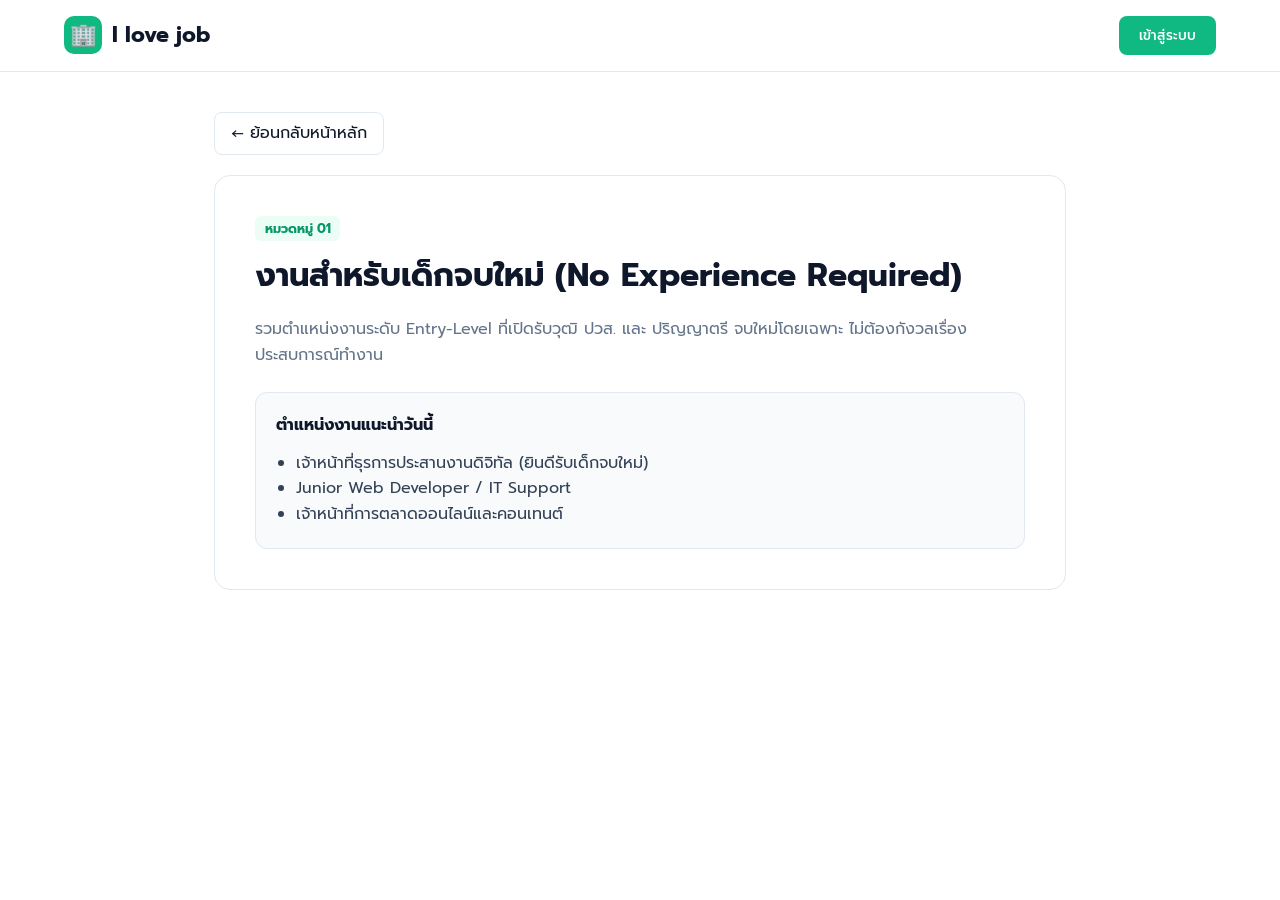
<file: option-1.html>
<!DOCTYPE html>
<html lang="th">
<head>
  <meta charset="UTF-8">
  <title>01: งานสำหรับเด็กจบใหม่ - I love job</title>
  <link rel="stylesheet" href="style.css">
</head>
<body>
  <div class="detail-container">
    <a href="index.html" class="btn-outline">← ย้อนกลับหน้าหลัก</a>
    <div class="detail-card">
      <span class="card-num">หมวดหมู่ 01</span>
      <h1 style="margin:0.5rem 0 1rem;">งานสำหรับเด็กจบใหม่ (No Experience Required)</h1>
      <p style="color:#64748b;margin-bottom:1.5rem;">รวมตำแหน่งงานระดับ Entry-Level ที่เปิดรับวุฒิ ปวส. และ ปริญญาตรี จบใหม่โดยเฉพาะ ไม่ต้องกังวลเรื่องประสบการณ์ทำงาน</p>
      <div style="background:#f8fafc;padding:1.25rem;border-radius:12px;border:1px solid #e2e8f0;">
        <h4>ตำแหน่งงานแนะนำวันนี้</h4>
        <ul style="margin:0.75rem 0 0 1.25rem;color:#334155;">
          <li>เจ้าหน้าที่ธุรการประสานงานดิจิทัล (ยินดีรับเด็กจบใหม่)</li>
          <li>Junior Web Developer / IT Support</li>
          <li>เจ้าหน้าที่การตลาดออนไลน์และคอนเทนต์</li>
        </ul>
      </div>
    </div>
  </div>
  <script src="app.js"></script>
</body>
</html>
</file>
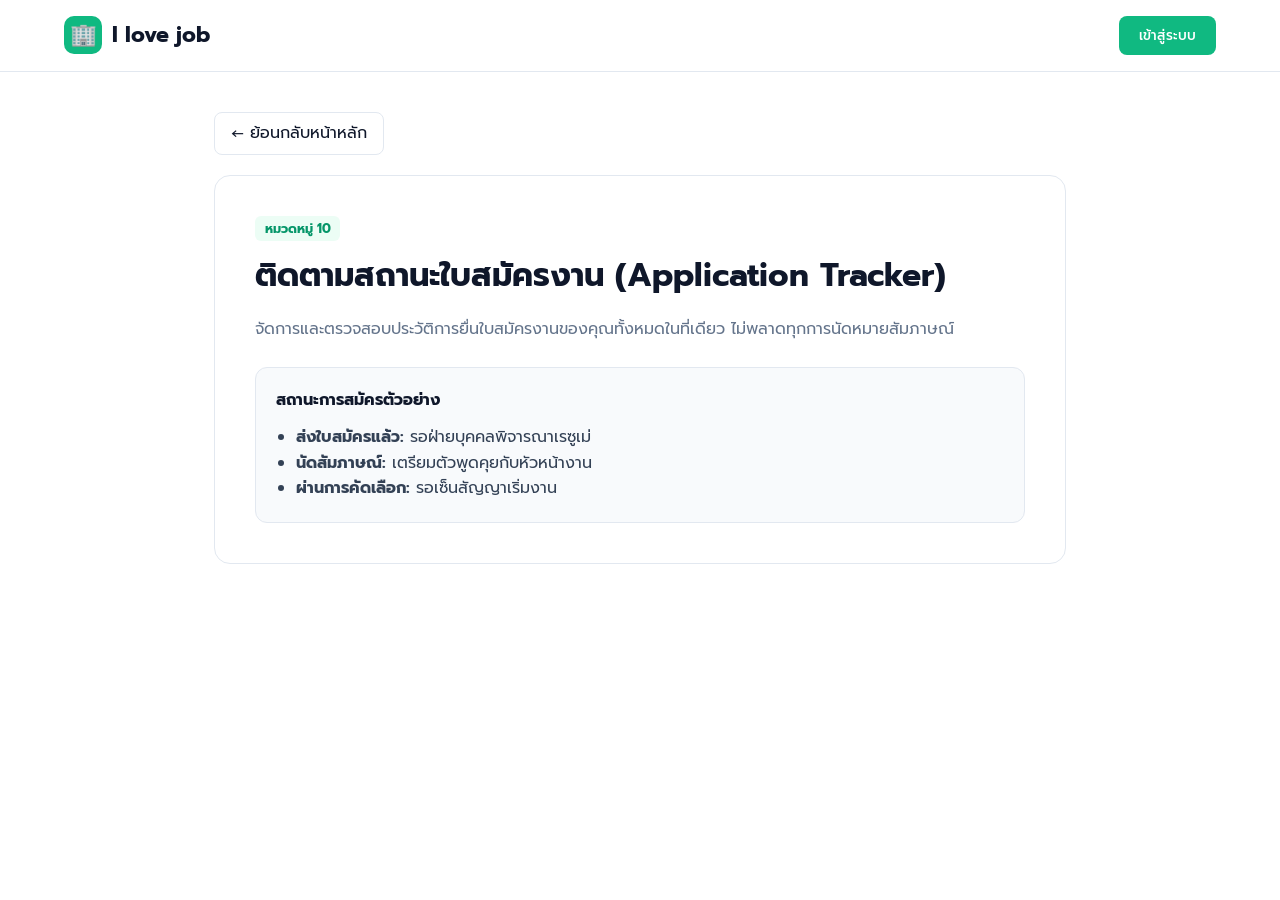
<file: option-10.html>
<!DOCTYPE html>
<html lang="th">
<head>
  <meta charset="UTF-8">
  <title>10: ติดตามสถานะใบสมัคร - I love job</title>
  <link rel="stylesheet" href="style.css">
</head>
<body>
  <div class="detail-container">
    <a href="index.html" class="btn-outline">← ย้อนกลับหน้าหลัก</a>
    <div class="detail-card">
      <span class="card-num">หมวดหมู่ 10</span>
      <h1 style="margin:0.5rem 0 1rem;">ติดตามสถานะใบสมัครงาน (Application Tracker)</h1>
      <p style="color:#64748b;margin-bottom:1.5rem;">จัดการและตรวจสอบประวัติการยื่นใบสมัครงานของคุณทั้งหมดในที่เดียว ไม่พลาดทุกการนัดหมายสัมภาษณ์</p>
      <div style="background:#f8fafc;padding:1.25rem;border-radius:12px;border:1px solid #e2e8f0;">
        <h4>สถานะการสมัครตัวอย่าง</h4>
        <ul style="margin:0.75rem 0 0 1.25rem;color:#334155;">
          <li><strong>ส่งใบสมัครแล้ว:</strong> รอฝ่ายบุคคลพิจารณาเรซูเม่</li>
          <li><strong>นัดสัมภาษณ์:</strong> เตรียมตัวพูดคุยกับหัวหน้างาน</li>
          <li><strong>ผ่านการคัดเลือก:</strong> รอเซ็นสัญญาเริ่มงาน</li>
        </ul>
      </div>
    </div>
  </div>
  <script src="app.js"></script>
</body>
</html>
</file>
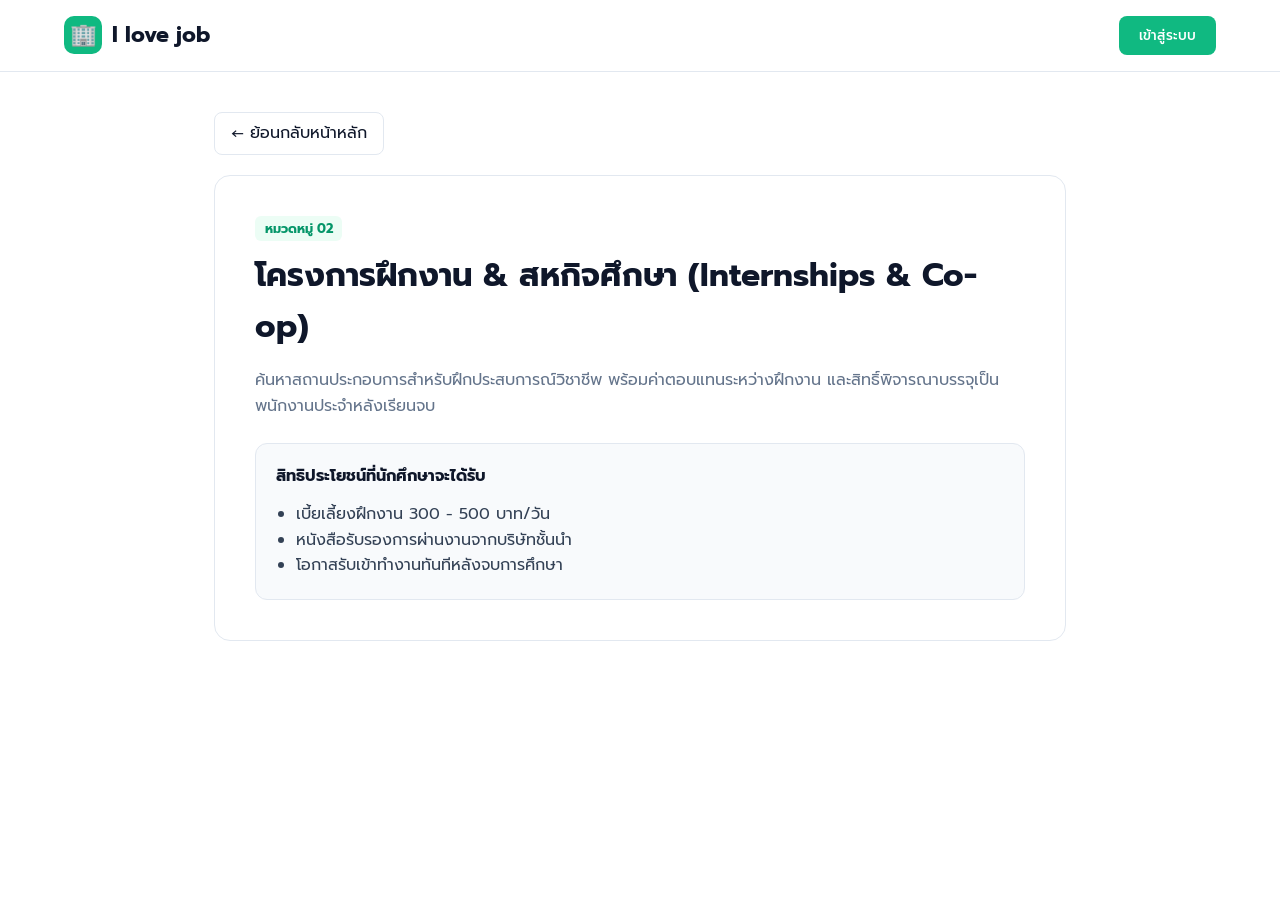
<file: option-2.html>
<!DOCTYPE html>
<html lang="th">
<head>
  <meta charset="UTF-8">
  <title>02: โครงการฝึกงาน & Co-op - I love job</title>
  <link rel="stylesheet" href="style.css">
</head>
<body>
  <div class="detail-container">
    <a href="index.html" class="btn-outline">← ย้อนกลับหน้าหลัก</a>
    <div class="detail-card">
      <span class="card-num">หมวดหมู่ 02</span>
      <h1 style="margin:0.5rem 0 1rem;">โครงการฝึกงาน & สหกิจศึกษา (Internships & Co-op)</h1>
      <p style="color:#64748b;margin-bottom:1.5rem;">ค้นหาสถานประกอบการสำหรับฝึกประสบการณ์วิชาชีพ พร้อมค่าตอบแทนระหว่างฝึกงาน และสิทธิ์พิจารณาบรรจุเป็นพนักงานประจำหลังเรียนจบ</p>
      <div style="background:#f8fafc;padding:1.25rem;border-radius:12px;border:1px solid #e2e8f0;">
        <h4>สิทธิประโยชน์ที่นักศึกษาจะได้รับ</h4>
        <ul style="margin:0.75rem 0 0 1.25rem;color:#334155;">
          <li>เบี้ยเลี้ยงฝึกงาน 300 - 500 บาท/วัน</li>
          <li>หนังสือรับรองการผ่านงานจากบริษัทชั้นนำ</li>
          <li>โอกาสรับเข้าทำงานทันทีหลังจบการศึกษา</li>
        </ul>
      </div>
    </div>
  </div>
  <script src="app.js"></script>
</body>
</html>
</file>
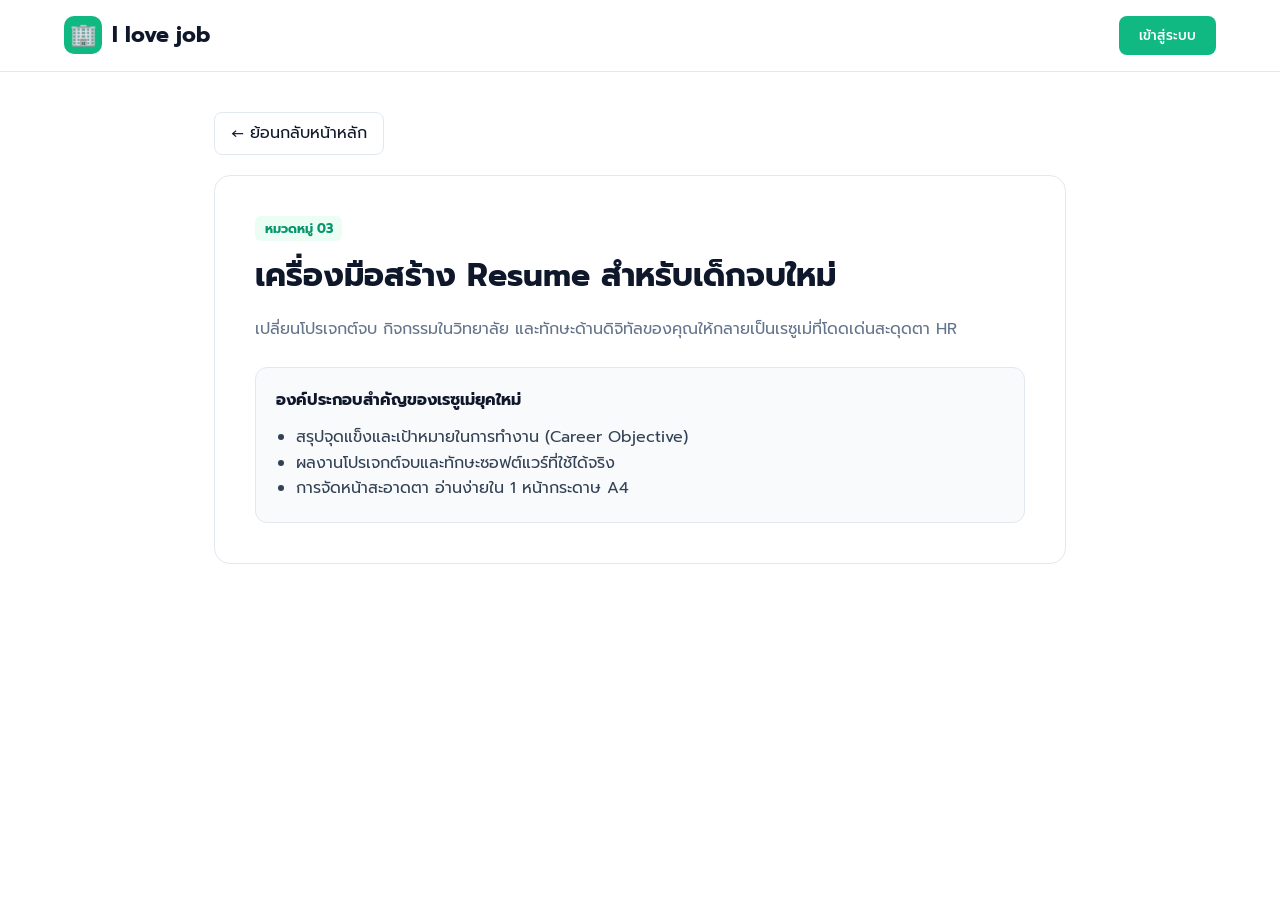
<file: option-3.html>
<!DOCTYPE html>
<html lang="th">
<head>
  <meta charset="UTF-8">
  <title>03: เครื่องมือสร้าง Resume - I love job</title>
  <link rel="stylesheet" href="style.css">
</head>
<body>
  <div class="detail-container">
    <a href="index.html" class="btn-outline">← ย้อนกลับหน้าหลัก</a>
    <div class="detail-card">
      <span class="card-num">หมวดหมู่ 03</span>
      <h1 style="margin:0.5rem 0 1rem;">เครื่องมือสร้าง Resume สำหรับเด็กจบใหม่</h1>
      <p style="color:#64748b;margin-bottom:1.5rem;">เปลี่ยนโปรเจกต์จบ กิจกรรมในวิทยาลัย และทักษะด้านดิจิทัลของคุณให้กลายเป็นเรซูเม่ที่โดดเด่นสะดุดตา HR</p>
      <div style="background:#f8fafc;padding:1.25rem;border-radius:12px;border:1px solid #e2e8f0;">
        <h4>องค์ประกอบสำคัญของเรซูเม่ยุคใหม่</h4>
        <ul style="margin:0.75rem 0 0 1.25rem;color:#334155;">
          <li>สรุปจุดแข็งและเป้าหมายในการทำงาน (Career Objective)</li>
          <li>ผลงานโปรเจกต์จบและทักษะซอฟต์แวร์ที่ใช้ได้จริง</li>
          <li>การจัดหน้าสะอาดตา อ่านง่ายใน 1 หน้ากระดาษ A4</li>
        </ul>
      </div>
    </div>
  </div>
  <script src="app.js"></script>
</body>
</html>
</file>
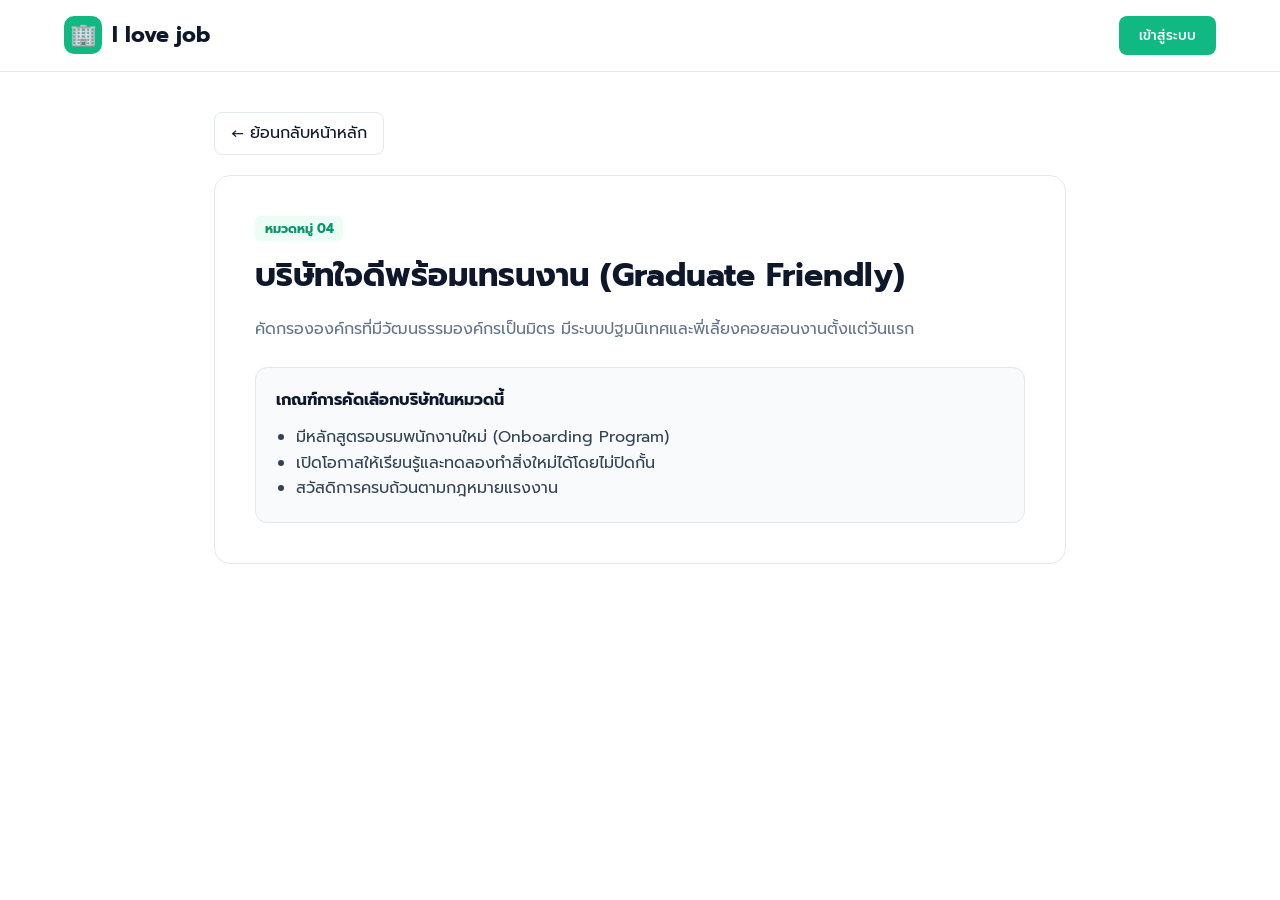
<file: option-4.html>
<!DOCTYPE html>
<html lang="th">
<head>
  <meta charset="UTF-8">
  <title>04: บริษัทใจดีพร้อมเทรนงาน - I love job</title>
  <link rel="stylesheet" href="style.css">
</head>
<body>
  <div class="detail-container">
    <a href="index.html" class="btn-outline">← ย้อนกลับหน้าหลัก</a>
    <div class="detail-card">
      <span class="card-num">หมวดหมู่ 04</span>
      <h1 style="margin:0.5rem 0 1rem;">บริษัทใจดีพร้อมเทรนงาน (Graduate Friendly)</h1>
      <p style="color:#64748b;margin-bottom:1.5rem;">คัดกรององค์กรที่มีวัฒนธรรมองค์กรเป็นมิตร มีระบบปฐมนิเทศและพี่เลี้ยงคอยสอนงานตั้งแต่วันแรก</p>
      <div style="background:#f8fafc;padding:1.25rem;border-radius:12px;border:1px solid #e2e8f0;">
        <h4>เกณฑ์การคัดเลือกบริษัทในหมวดนี้</h4>
        <ul style="margin:0.75rem 0 0 1.25rem;color:#334155;">
          <li>มีหลักสูตรอบรมพนักงานใหม่ (Onboarding Program)</li>
          <li>เปิดโอกาสให้เรียนรู้และทดลองทำสิ่งใหม่ได้โดยไม่ปิดกั้น</li>
          <li>สวัสดิการครบถ้วนตามกฎหมายแรงงาน</li>
        </ul>
      </div>
    </div>
  </div>
  <script src="app.js"></script>
</body>
</html>
</file>
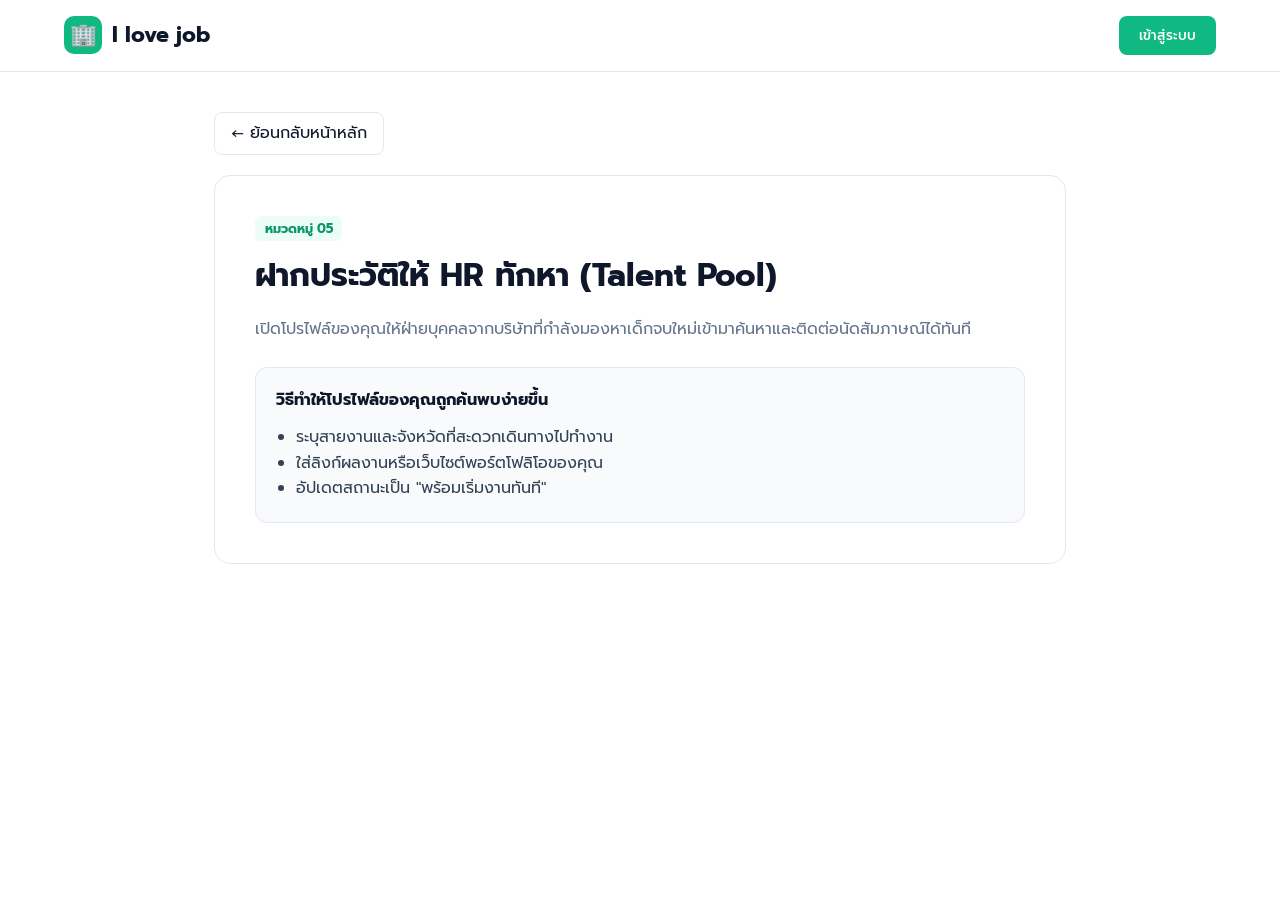
<file: option-5.html>
<!DOCTYPE html>
<html lang="th">
<head>
  <meta charset="UTF-8">
  <title>05: ฝากประวัติให้ HR ทักหา - I love job</title>
  <link rel="stylesheet" href="style.css">
</head>
<body>
  <div class="detail-container">
    <a href="index.html" class="btn-outline">← ย้อนกลับหน้าหลัก</a>
    <div class="detail-card">
      <span class="card-num">หมวดหมู่ 05</span>
      <h1 style="margin:0.5rem 0 1rem;">ฝากประวัติให้ HR ทักหา (Talent Pool)</h1>
      <p style="color:#64748b;margin-bottom:1.5rem;">เปิดโปรไฟล์ของคุณให้ฝ่ายบุคคลจากบริษัทที่กำลังมองหาเด็กจบใหม่เข้ามาค้นหาและติดต่อนัดสัมภาษณ์ได้ทันที</p>
      <div style="background:#f8fafc;padding:1.25rem;border-radius:12px;border:1px solid #e2e8f0;">
        <h4>วิธีทำให้โปรไฟล์ของคุณถูกค้นพบง่ายขึ้น</h4>
        <ul style="margin:0.75rem 0 0 1.25rem;color:#334155;">
          <li>ระบุสายงานและจังหวัดที่สะดวกเดินทางไปทำงาน</li>
          <li>ใส่ลิงก์ผลงานหรือเว็บไซต์พอร์ตโฟลิโอของคุณ</li>
          <li>อัปเดตสถานะเป็น "พร้อมเริ่มงานทันที"</li>
        </ul>
      </div>
    </div>
  </div>
  <script src="app.js"></script>
</body>
</html>
</file>
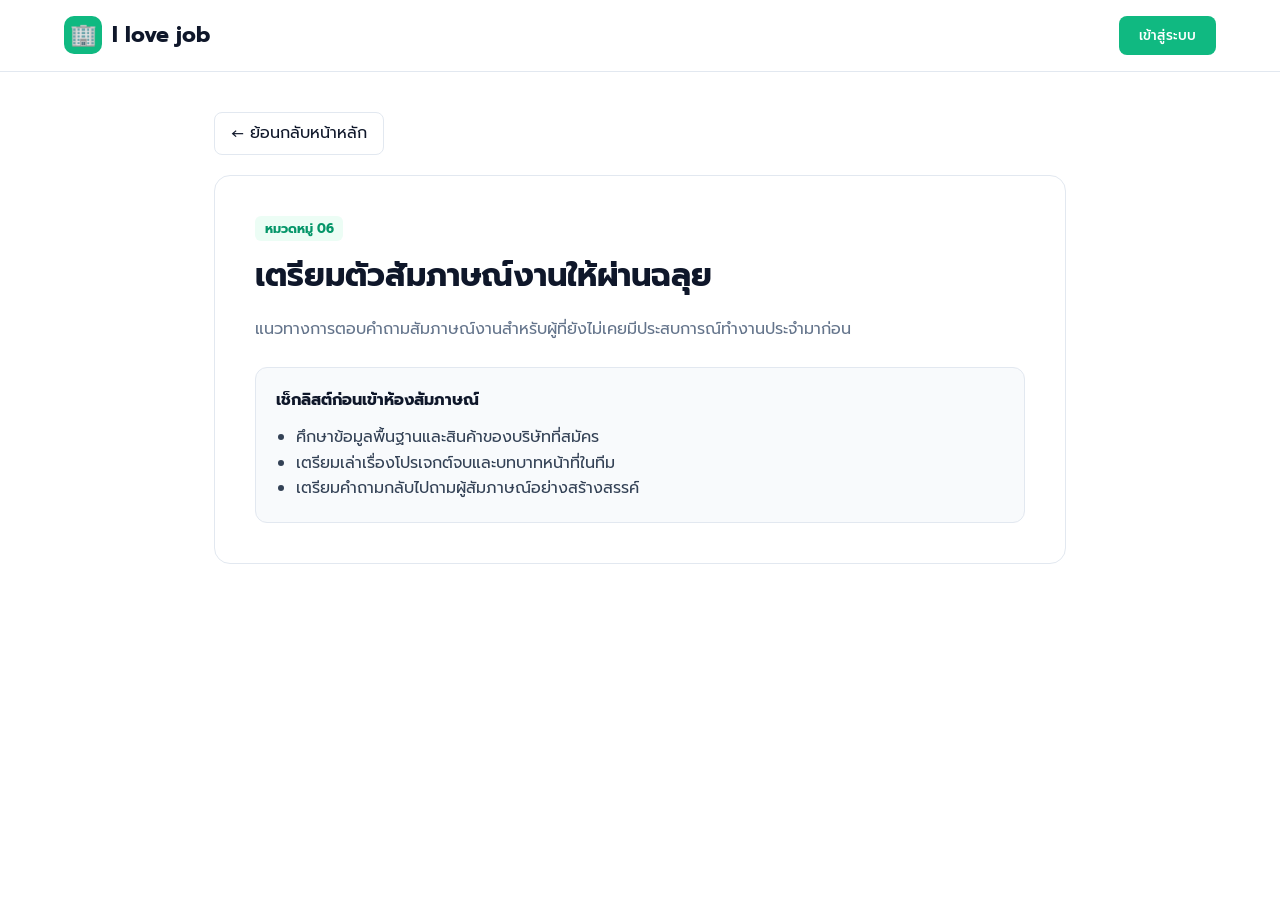
<file: option-6.html>
<!DOCTYPE html>
<html lang="th">
<head>
  <meta charset="UTF-8">
  <title>06: เตรียมตัวสัมภาษณ์งาน - I love job</title>
  <link rel="stylesheet" href="style.css">
</head>
<body>
  <div class="detail-container">
    <a href="index.html" class="btn-outline">← ย้อนกลับหน้าหลัก</a>
    <div class="detail-card">
      <span class="card-num">หมวดหมู่ 06</span>
      <h1 style="margin:0.5rem 0 1rem;">เตรียมตัวสัมภาษณ์งานให้ผ่านฉลุย</h1>
      <p style="color:#64748b;margin-bottom:1.5rem;">แนวทางการตอบคำถามสัมภาษณ์งานสำหรับผู้ที่ยังไม่เคยมีประสบการณ์ทำงานประจำมาก่อน</p>
      <div style="background:#f8fafc;padding:1.25rem;border-radius:12px;border:1px solid #e2e8f0;">
        <h4>เช็กลิสต์ก่อนเข้าห้องสัมภาษณ์</h4>
        <ul style="margin:0.75rem 0 0 1.25rem;color:#334155;">
          <li>ศึกษาข้อมูลพื้นฐานและสินค้าของบริษัทที่สมัคร</li>
          <li>เตรียมเล่าเรื่องโปรเจกต์จบและบทบาทหน้าที่ในทีม</li>
          <li>เตรียมคำถามกลับไปถามผู้สัมภาษณ์อย่างสร้างสรรค์</li>
        </ul>
      </div>
    </div>
  </div>
  <script src="app.js"></script>
</body>
</html>
</file>
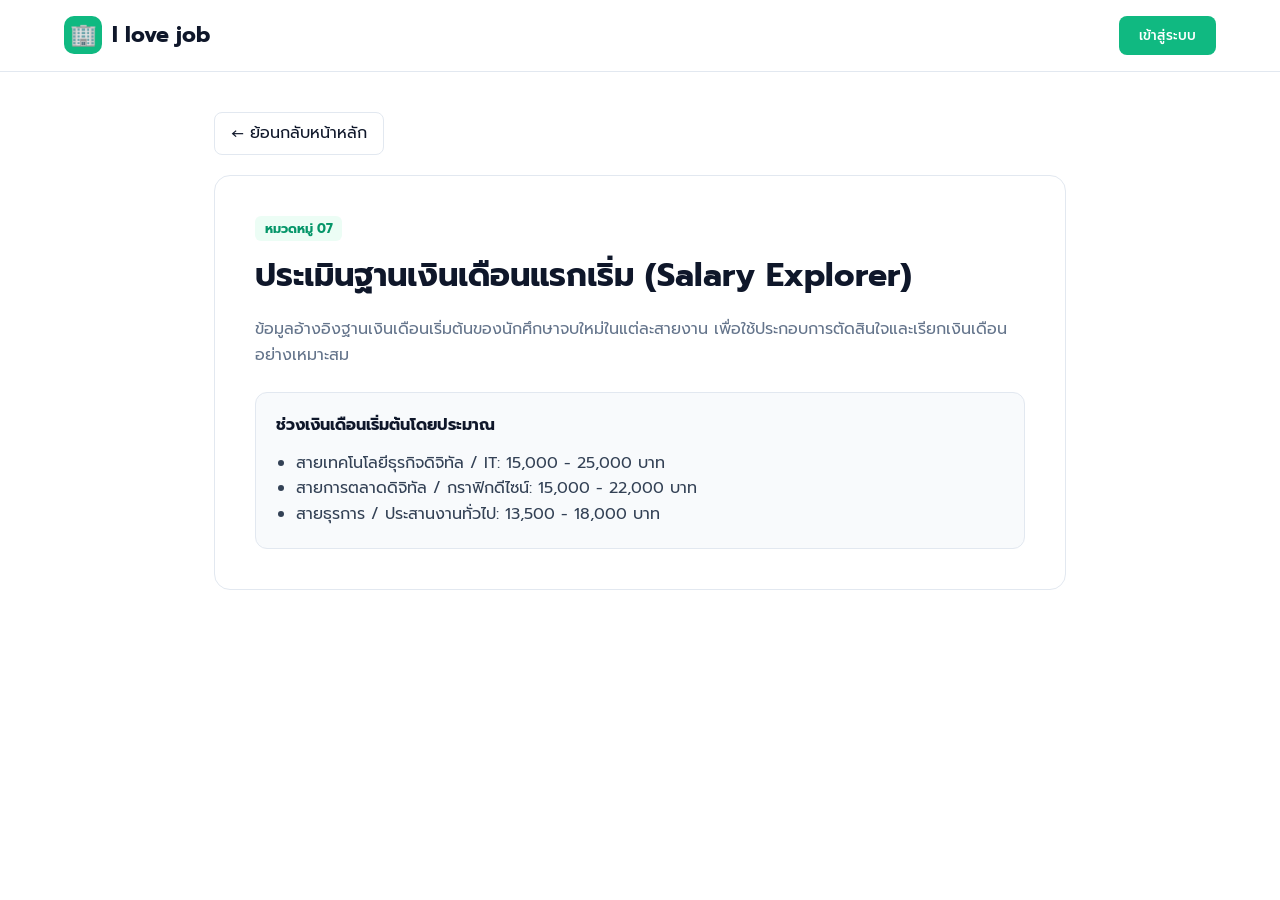
<file: option-7.html>
<!DOCTYPE html>
<html lang="th">
<head>
  <meta charset="UTF-8">
  <title>07: ประเมินเงินเดือนแรกเริ่ม - I love job</title>
  <link rel="stylesheet" href="style.css">
</head>
<body>
  <div class="detail-container">
    <a href="index.html" class="btn-outline">← ย้อนกลับหน้าหลัก</a>
    <div class="detail-card">
      <span class="card-num">หมวดหมู่ 07</span>
      <h1 style="margin:0.5rem 0 1rem;">ประเมินฐานเงินเดือนแรกเริ่ม (Salary Explorer)</h1>
      <p style="color:#64748b;margin-bottom:1.5rem;">ข้อมูลอ้างอิงฐานเงินเดือนเริ่มต้นของนักศึกษาจบใหม่ในแต่ละสายงาน เพื่อใช้ประกอบการตัดสินใจและเรียกเงินเดือนอย่างเหมาะสม</p>
      <div style="background:#f8fafc;padding:1.25rem;border-radius:12px;border:1px solid #e2e8f0;">
        <h4>ช่วงเงินเดือนเริ่มต้นโดยประมาณ</h4>
        <ul style="margin:0.75rem 0 0 1.25rem;color:#334155;">
          <li>สายเทคโนโลยีธุรกิจดิจิทัล / IT: 15,000 - 25,000 บาท</li>
          <li>สายการตลาดดิจิทัล / กราฟิกดีไซน์: 15,000 - 22,000 บาท</li>
          <li>สายธุรการ / ประสานงานทั่วไป: 13,500 - 18,000 บาท</li>
        </ul>
      </div>
    </div>
  </div>
  <script src="app.js"></script>
</body>
</html>
</file>
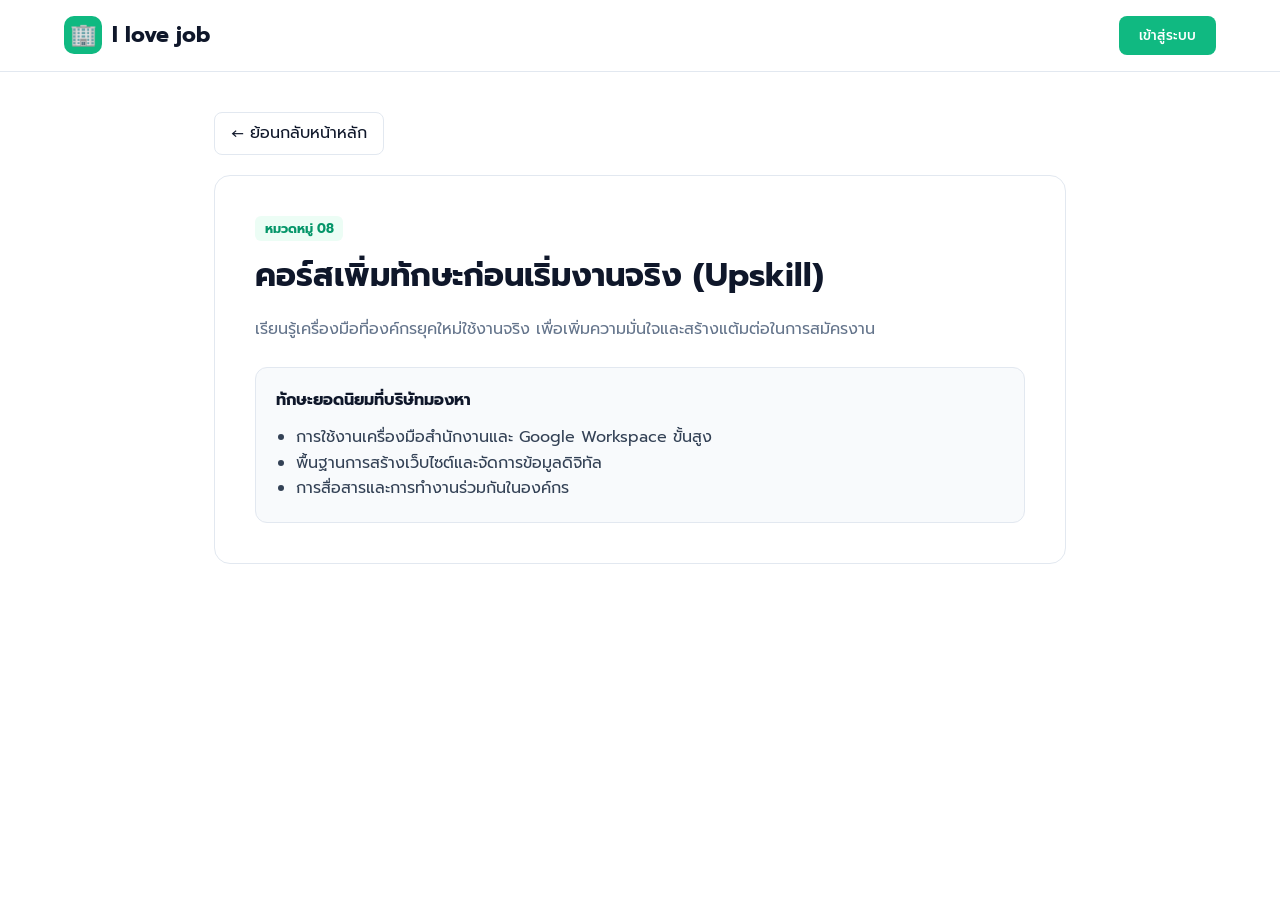
<file: option-8.html>
<!DOCTYPE html>
<html lang="th">
<head>
  <meta charset="UTF-8">
  <title>08: คอร์สเพิ่มทักษะทำงาน - I love job</title>
  <link rel="stylesheet" href="style.css">
</head>
<body>
  <div class="detail-container">
    <a href="index.html" class="btn-outline">← ย้อนกลับหน้าหลัก</a>
    <div class="detail-card">
      <span class="card-num">หมวดหมู่ 08</span>
      <h1 style="margin:0.5rem 0 1rem;">คอร์สเพิ่มทักษะก่อนเริ่มงานจริง (Upskill)</h1>
      <p style="color:#64748b;margin-bottom:1.5rem;">เรียนรู้เครื่องมือที่องค์กรยุคใหม่ใช้งานจริง เพื่อเพิ่มความมั่นใจและสร้างแต้มต่อในการสมัครงาน</p>
      <div style="background:#f8fafc;padding:1.25rem;border-radius:12px;border:1px solid #e2e8f0;">
        <h4>ทักษะยอดนิยมที่บริษัทมองหา</h4>
        <ul style="margin:0.75rem 0 0 1.25rem;color:#334155;">
          <li>การใช้งานเครื่องมือสำนักงานและ Google Workspace ขั้นสูง</li>
          <li>พื้นฐานการสร้างเว็บไซต์และจัดการข้อมูลดิจิทัล</li>
          <li>การสื่อสารและการทำงานร่วมกันในองค์กร</li>
        </ul>
      </div>
    </div>
  </div>
  <script src="app.js"></script>
</body>
</html>
</file>
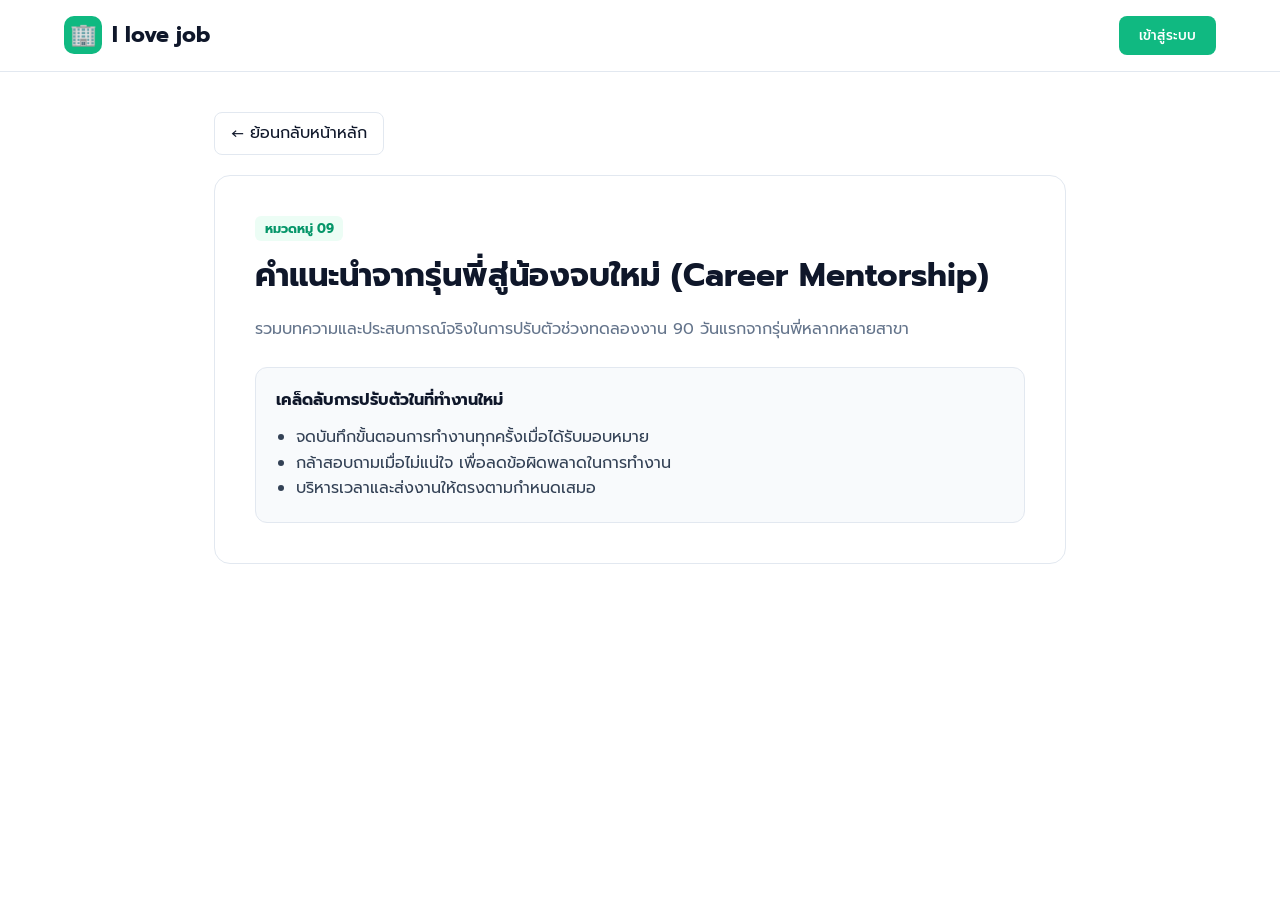
<file: option-9.html>
<!DOCTYPE html>
<html lang="th">
<head>
  <meta charset="UTF-8">
  <title>09: คำแนะนำจากรุ่นพี่ - I love job</title>
  <link rel="stylesheet" href="style.css">
</head>
<body>
  <div class="detail-container">
    <a href="index.html" class="btn-outline">← ย้อนกลับหน้าหลัก</a>
    <div class="detail-card">
      <span class="card-num">หมวดหมู่ 09</span>
      <h1 style="margin:0.5rem 0 1rem;">คำแนะนำจากรุ่นพี่สู่น้องจบใหม่ (Career Mentorship)</h1>
      <p style="color:#64748b;margin-bottom:1.5rem;">รวมบทความและประสบการณ์จริงในการปรับตัวช่วงทดลองงาน 90 วันแรกจากรุ่นพี่หลากหลายสาขา</p>
      <div style="background:#f8fafc;padding:1.25rem;border-radius:12px;border:1px solid #e2e8f0;">
        <h4>เคล็ดลับการปรับตัวในที่ทำงานใหม่</h4>
        <ul style="margin:0.75rem 0 0 1.25rem;color:#334155;">
          <li>จดบันทึกขั้นตอนการทำงานทุกครั้งเมื่อได้รับมอบหมาย</li>
          <li>กล้าสอบถามเมื่อไม่แน่ใจ เพื่อลดข้อผิดพลาดในการทำงาน</li>
          <li>บริหารเวลาและส่งงานให้ตรงตามกำหนดเสมอ</li>
        </ul>
      </div>
    </div>
  </div>
  <script src="app.js"></script>
</body>
</html>
</file>
<file: style.css>
@import url('https://fonts.googleapis.com/css2?family=Prompt:wght@300;400;500;600;700&display=swap');

:root {
  --bg-primary: #ffffff;
  --bg-secondary: #f8fafc;
  --text-main: #0f172a;
  --text-muted: #64748b;
  --emerald-primary: #10b981;
  --emerald-dark: #059669;
  --emerald-light: #ecfdf5;
  --border-color: #e2e8f0;
}

* {
  box-sizing: border-box;
  margin: 0;
  padding: 0;
  font-family: 'Prompt', sans-serif;
}

body {
  background-color: var(--bg-primary);
  color: var(--text-main);
  line-height: 1.6;
}

/* Navbar */
.navbar {
  background: rgba(255, 255, 255, 0.95);
  backdrop-filter: blur(8px);
  border-bottom: 1px solid var(--border-color);
  position: sticky;
  top: 0;
  z-index: 100;
}

.nav-container {
  max-width: 1200px;
  margin: 0 auto;
  padding: 1rem 1.5rem;
  display: flex;
  justify-content: space-between;
  align-items: center;
}

.logo {
  display: flex;
  align-items: center;
  gap: 0.6rem;
  text-decoration: none;
  color: var(--text-main);
  font-weight: 700;
  font-size: 1.35rem;
}

.logo-icon {
  background: var(--emerald-primary);
  color: #ffffff;
  width: 38px;
  height: 38px;
  border-radius: 10px;
  display: flex;
  align-items: center;
  justify-content: center;
}

/* Buttons */
.btn-emerald {
  background-color: var(--emerald-primary);
  color: #ffffff;
  border: none;
  padding: 0.55rem 1.25rem;
  border-radius: 8px;
  font-weight: 500;
  cursor: pointer;
  transition: 0.2s;
  text-decoration: none;
  display: inline-flex;
  align-items: center;
  gap: 0.4rem;
}

.btn-emerald:hover {
  background-color: var(--emerald-dark);
}

.btn-outline {
  background: #ffffff;
  color: var(--text-main);
  border: 1px solid var(--border-color);
  padding: 0.5rem 1rem;
  border-radius: 8px;
  cursor: pointer;
  text-decoration: none;
  display: inline-flex;
  align-items: center;
  gap: 0.4rem;
  transition: 0.2s;
}

.btn-outline:hover {
  border-color: var(--emerald-primary);
  color: var(--emerald-dark);
}

/* Hero Slider */
.hero {
  max-width: 1200px;
  margin: 2rem auto;
  padding: 0 1.5rem;
  display: grid;
  grid-template-columns: 1fr 1.15fr;
  gap: 2.5rem;
  align-items: center;
}

.badge {
  display: inline-block;
  background: var(--emerald-light);
  color: var(--emerald-dark);
  padding: 0.3rem 0.85rem;
  border-radius: 999px;
  font-size: 0.85rem;
  font-weight: 600;
  margin-bottom: 1rem;
}

.hero h1 {
  font-size: 2.4rem;
  line-height: 1.25;
  margin-bottom: 1rem;
}

.hero h1 span {
  color: var(--emerald-primary);
}

.slider-wrapper {
  position: relative;
  border-radius: 16px;
  overflow: hidden;
  box-shadow: 0 12px 30px rgba(0, 0, 0, 0.08);
  aspect-ratio: 16 / 10;
}

.slides {
  display: flex;
  height: 100%;
  transition: transform 0.5s ease-in-out;
}

.slide {
  min-width: 100%;
  height: 100%;
  position: relative;
}

.slide img {
  width: 100%;
  height: 100%;
  object-fit: cover;
}

.slide-caption {
  position: absolute;
  bottom: 0;
  left: 0;
  right: 0;
  background: linear-gradient(transparent, rgba(15, 23, 42, 0.85));
  color: #ffffff;
  padding: 1.5rem 1.25rem 1rem;
  font-size: 0.95rem;
}

.slider-btn {
  position: absolute;
  top: 50%;
  transform: translateY(-50%);
  background: rgba(255, 255, 255, 0.85);
  border: none;
  width: 38px;
  height: 38px;
  border-radius: 50%;
  cursor: pointer;
  font-weight: bold;
  color: var(--text-main);
  z-index: 10;
}

.slider-btn.prev { left: 12px; }
.slider-btn.next { right: 12px; }

/* 10 Options Carousel */
.options-section {
  background: var(--bg-secondary);
  padding: 3.5rem 1.5rem;
  margin-top: 3rem;
}

.options-container {
  max-width: 1200px;
  margin: 0 auto;
  position: relative;
}

.carousel-controls {
  display: flex;
  justify-content: space-between;
  align-items: center;
  margin-bottom: 1.5rem;
}

.cards-track {
  display: flex;
  gap: 1.25rem;
  overflow-x: auto;
  scroll-behavior: smooth;
  padding: 0.5rem 0.25rem 1.25rem;
  scrollbar-width: none;
}

.cards-track::-webkit-scrollbar {
  display: none;
}

.option-card {
  min-width: 260px;
  background: #ffffff;
  border: 1px solid var(--border-color);
  border-radius: 14px;
  padding: 1.5rem;
  text-decoration: none;
  color: var(--text-main);
  transition: 0.25s;
  display: flex;
  flex-direction: column;
  justify-content: space-between;
}

.option-card:hover {
  border-color: var(--emerald-primary);
  transform: translateY(-4px);
  box-shadow: 0 10px 25px rgba(16, 185, 129, 0.12);
}

.card-num {
  font-size: 0.8rem;
  font-weight: 700;
  color: var(--emerald-dark);
  background: var(--emerald-light);
  padding: 0.2rem 0.6rem;
  border-radius: 6px;
  width: fit-content;
  margin-bottom: 0.75rem;
}

/* Detail Page Layout */
.detail-container {
  max-width: 900px;
  margin: 2.5rem auto;
  padding: 0 1.5rem;
}

.detail-card {
  background: #ffffff;
  border: 1px solid var(--border-color);
  border-radius: 16px;
  padding: 2.5rem;
  margin-top: 1.25rem;
}

/* Modal Auth */
.modal-overlay {
  display: none;
  position: fixed;
  inset: 0;
  background: rgba(15, 23, 42, 0.5);
  z-index: 200;
  align-items: center;
  justify-content: center;
}

.modal-overlay.active {
  display: flex;
}

.modal-box {
  background: #ffffff;
  width: 100%;
  max-width: 400px;
  border-radius: 16px;
  padding: 2rem;
  position: relative;
}

.form-group {
  margin-bottom: 1rem;
}

.form-group label {
  display: block;
  font-size: 0.9rem;
  margin-bottom: 0.35rem;
  font-weight: 500;
}

.form-group input {
  width: 100%;
  padding: 0.65rem 0.85rem;
  border: 1px solid var(--border-color);
  border-radius: 8px;
}

.switch-auth {
  text-align: center;
  margin-top: 1rem;
  font-size: 0.85rem;
  color: var(--text-muted);
}

.switch-auth a {
  color: var(--emerald-dark);
  font-weight: 600;
  cursor: pointer;
  text-decoration: underline;
}

@media (max-width: 768px) {
  .hero { grid-template-columns: 1fr; }
}
</file>
